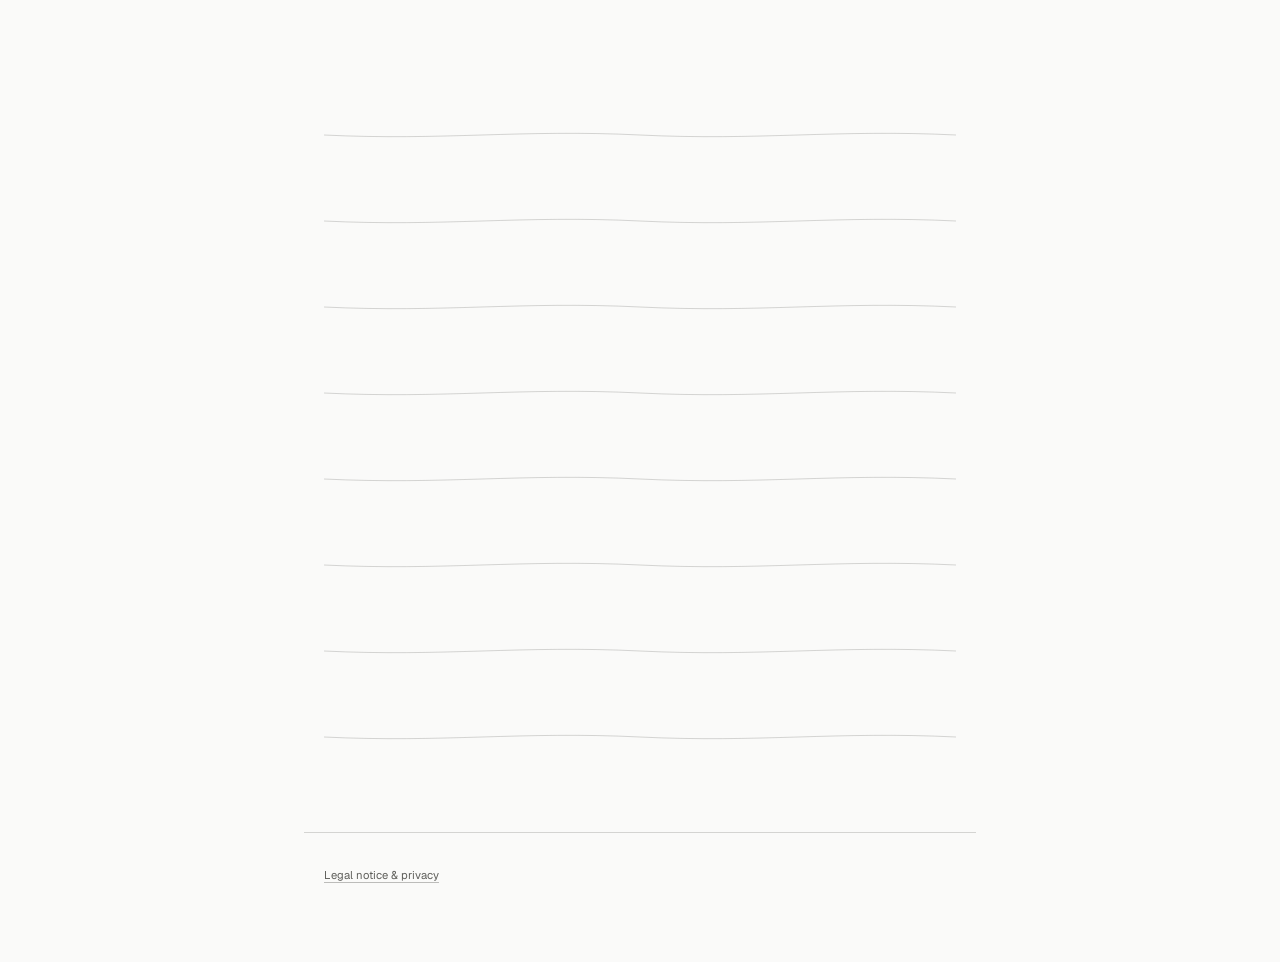
<file: site/index.html>
<!doctype html>
<html lang="en">
  <head>
    <meta charset="utf-8">
    <meta name="viewport" content="width=device-width, initial-scale=1">
    <title>Portfolio</title>
    <meta name="description" content="Personal portfolio: who I am, what I built, where to find me.">
    <link rel="icon" href="assets/favicon.svg" type="image/svg+xml">
    <link rel="stylesheet" href="assets/styles.css">
    <script type="module" src="assets/main.js"></script>
  </head>
  <body>
    <main>
      <header id="bio" class="section"></header>
      <section id="events" class="section"></section>
      <section id="projects" class="section"></section>
      <section id="cv" class="section"></section>
      <section id="links" class="section"></section>
      <section id="stats" class="section"></section>
      <section id="now" class="section"></section>
      <section id="certifications" class="section"></section>
      <section id="courses" class="section"></section>
    </main>
    <footer>
      <a href="privacy.html">Legal notice &amp; privacy</a>
      <div id="colophon"></div>
    </footer>
  </body>
</html>
</file>
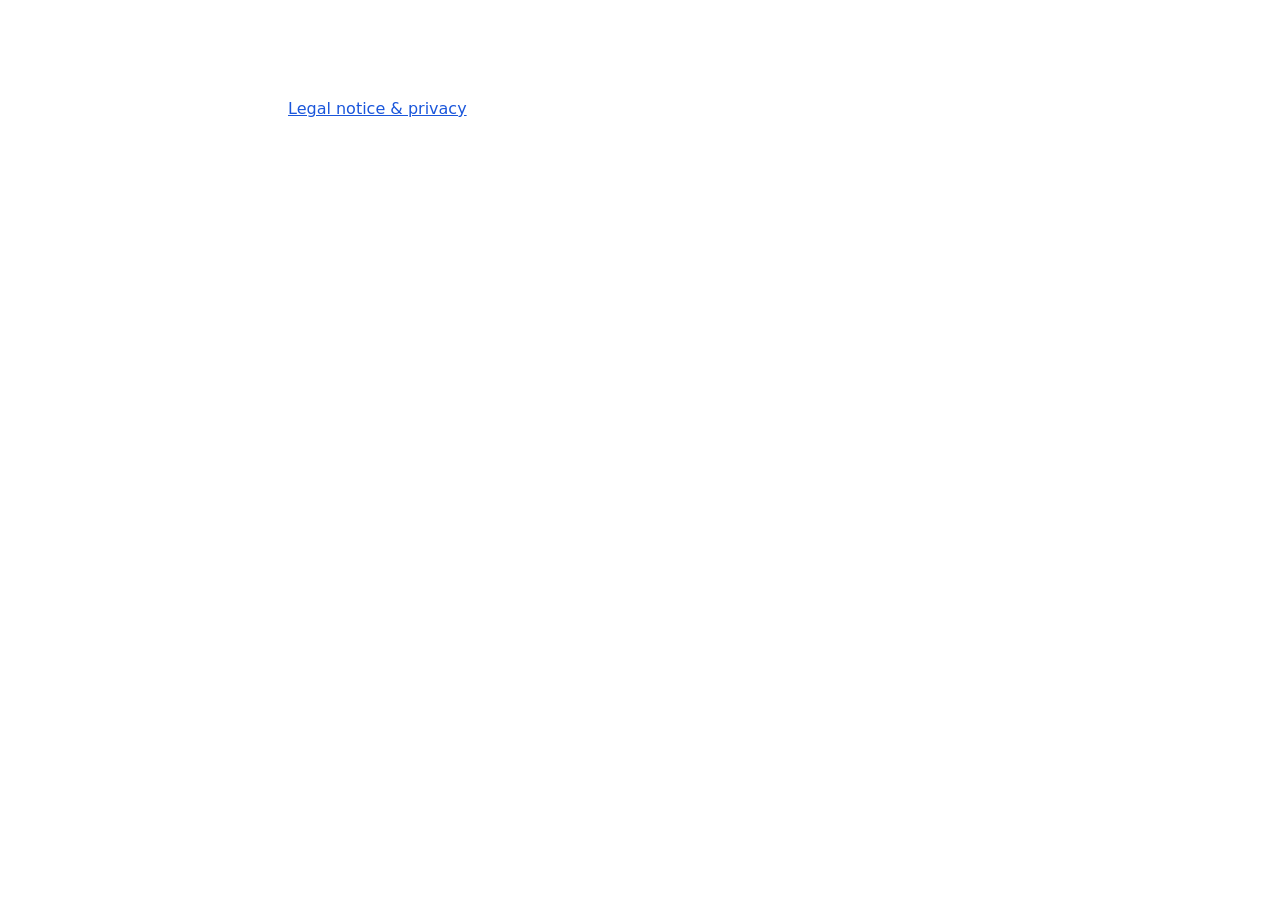
<file: checkpoints/analyst/site/index.html>
<!doctype html>
<html lang="en">
  <head>
    <meta charset="utf-8">
    <meta name="viewport" content="width=device-width, initial-scale=1">
    <title>Portfolio</title>
    <meta name="description" content="Personal portfolio: who I am, what I built, where to find me.">
    <link rel="icon" href="assets/favicon.svg" type="image/svg+xml">
    <link rel="stylesheet" href="assets/styles.css">
    <script type="module" src="assets/main.js"></script>
  </head>
  <body>
    <main>
      <header id="bio" class="section"></header>
      <section id="stats" class="section"></section>
      <section id="now" class="section"></section>
      <section id="projects" class="section"></section>
      <section id="events" class="section"></section>
      <section id="certifications" class="section"></section>
      <section id="courses" class="section"></section>
      <section id="links" class="section"></section>
      <section id="cv" class="section"></section>
    </main>
    <footer>
      <a href="privacy.html">Legal notice &amp; privacy</a>
      <div id="colophon"></div>
    </footer>
  </body>
</html>
</file>
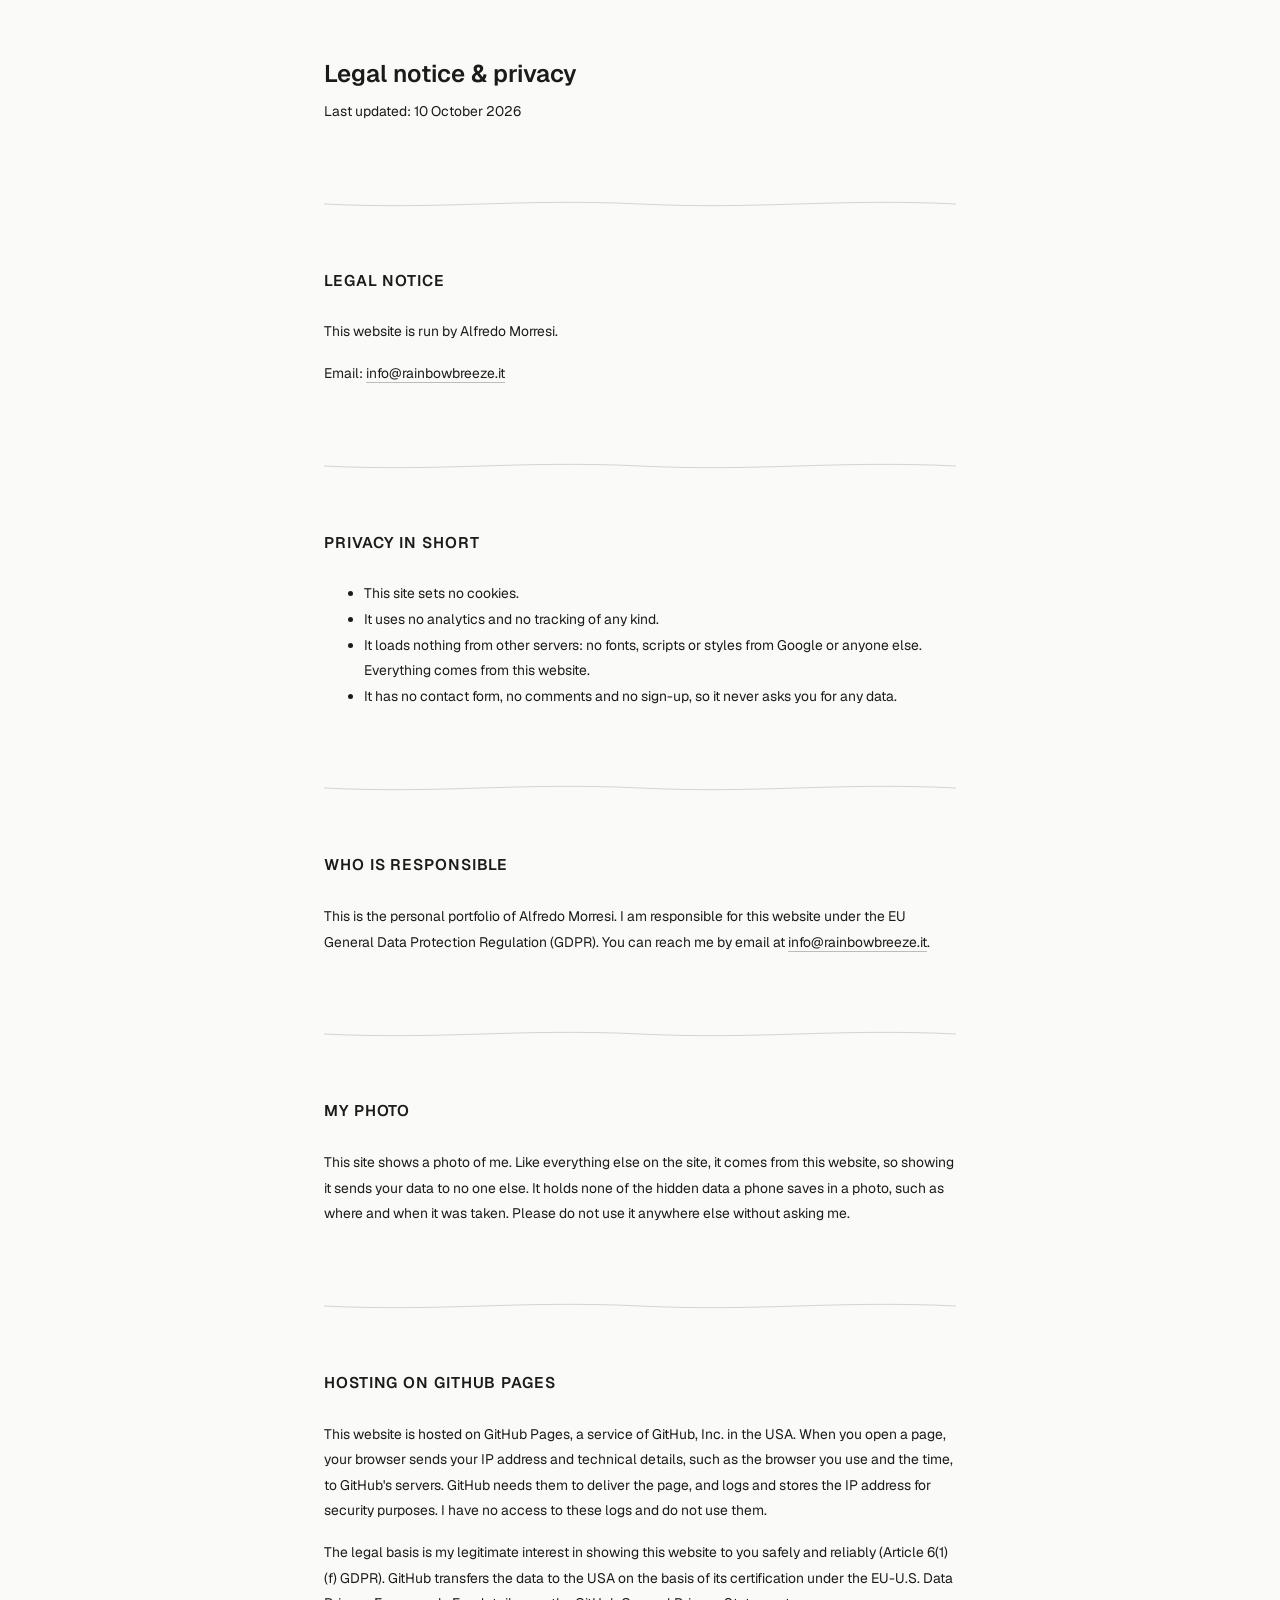
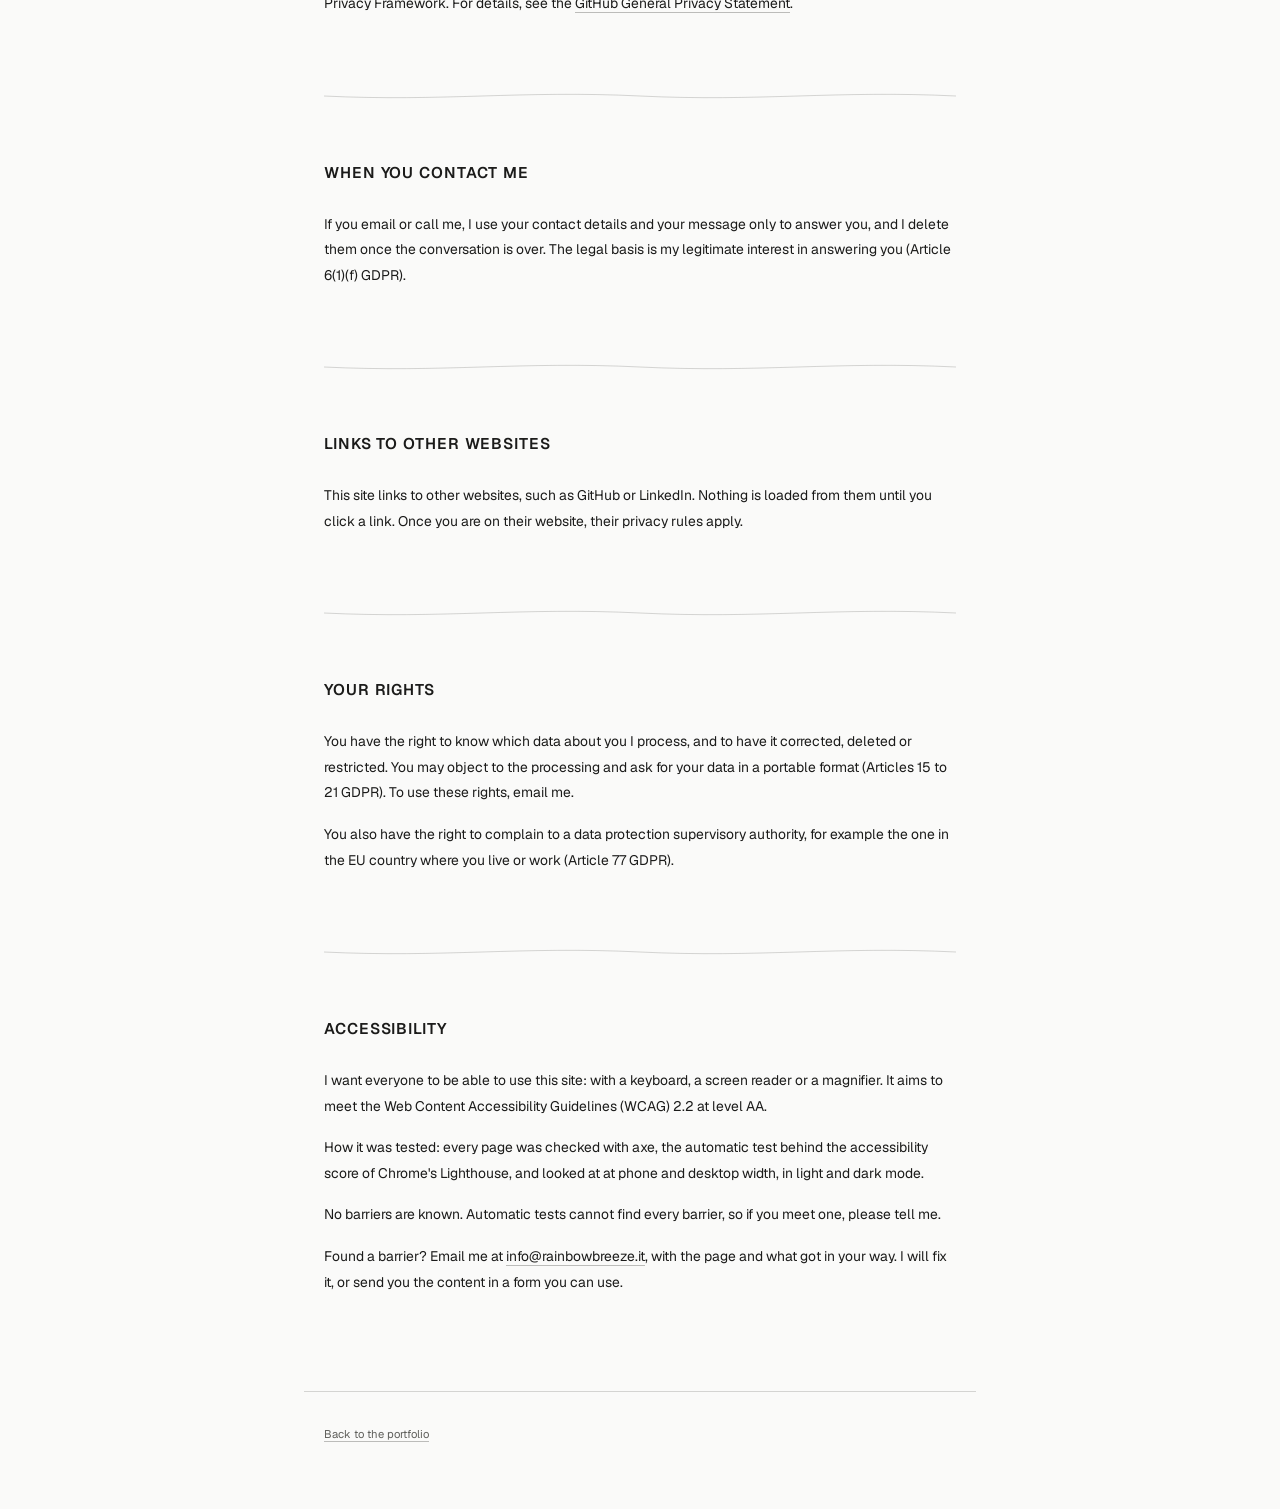
<file: site/privacy.html>
<!doctype html>
<html lang="en">
  <head>
    <meta charset="utf-8">
    <meta name="viewport" content="width=device-width, initial-scale=1">
    <title>Legal notice &amp; privacy · Alfredo Morresi</title>
    <meta name="description" content="Who runs this portfolio site, how it handles your data, and how accessible it is.">
    <link rel="icon" href="assets/favicon.svg" type="image/svg+xml">
    <link rel="stylesheet" href="assets/styles.css">
  </head>
  <body>
    <main>
      <header class="section">
        <h1>Legal notice &amp; privacy</h1>
        <p>Last updated: 10 October 2026</p>
      </header>

      <section class="section" id="legal-notice">
        <h2>Legal notice</h2>
        <p>This website is run by Alfredo Morresi.</p>
        <p>Email: <a href="mailto:info@rainbowbreeze.it">info@rainbowbreeze.it</a></p>
      </section>

      <section class="section" id="privacy">
        <h2>Privacy in short</h2>
        <ul>
          <li>This site sets no cookies.</li>
          <li>It uses no analytics and no tracking of any kind.</li>
          <li>It loads nothing from other servers: no fonts, scripts or styles from Google or anyone else. Everything comes from this website.</li>
          <li>It has no contact form, no comments and no sign-up, so it never asks you for any data.</li>
        </ul>
      </section>

      <section class="section">
        <h2>Who is responsible</h2>
        <p>This is the personal portfolio of Alfredo Morresi. I am responsible for this website under the EU General Data Protection Regulation (GDPR). You can reach me by email at <a href="mailto:info@rainbowbreeze.it">info@rainbowbreeze.it</a>.</p>
      </section>

      <section class="section">
        <h2>My photo</h2>
        <p>This site shows a photo of me. Like everything else on the site, it comes from this website, so showing it sends your data to no one else. It holds none of the hidden data a phone saves in a photo, such as where and when it was taken. Please do not use it anywhere else without asking me.</p>
      </section>

      <section class="section">
        <h2>Hosting on GitHub Pages</h2>
        <p>This website is hosted on GitHub Pages, a service of GitHub, Inc. in the USA. When you open a page, your browser sends your IP address and technical details, such as the browser you use and the time, to GitHub's servers. GitHub needs them to deliver the page, and logs and stores the IP address for security purposes. I have no access to these logs and do not use them.</p>
        <p>The legal basis is my legitimate interest in showing this website to you safely and reliably (Article 6(1)(f) GDPR). GitHub transfers the data to the USA on the basis of its certification under the EU-U.S. Data Privacy Framework. For details, see the <a href="https://docs.github.com/en/site-policy/privacy-policies/github-general-privacy-statement">GitHub General Privacy Statement</a>.</p>
      </section>

      <section class="section">
        <h2>When you contact me</h2>
        <p>If you email or call me, I use your contact details and your message only to answer you, and I delete them once the conversation is over. The legal basis is my legitimate interest in answering you (Article 6(1)(f) GDPR).</p>
      </section>

      <section class="section">
        <h2>Links to other websites</h2>
        <p>This site links to other websites, such as GitHub or LinkedIn. Nothing is loaded from them until you click a link. Once you are on their website, their privacy rules apply.</p>
      </section>

      <section class="section">
        <h2>Your rights</h2>
        <p>You have the right to know which data about you I process, and to have it corrected, deleted or restricted. You may object to the processing and ask for your data in a portable format (Articles 15 to 21 GDPR). To use these rights, email me.</p>
        <p>You also have the right to complain to a data protection supervisory authority, for example the one in the EU country where you live or work (Article 77 GDPR).</p>
      </section>

      <section class="section" id="accessibility">
        <h2>Accessibility</h2>
        <p>I want everyone to be able to use this site: with a keyboard, a screen reader or a magnifier. It aims to meet the Web Content Accessibility Guidelines (WCAG) 2.2 at level AA.</p>
        <p>How it was tested: every page was checked with axe, the automatic test behind the accessibility score of Chrome's Lighthouse, and looked at at phone and desktop width, in light and dark mode.</p>
        <p>No barriers are known. Automatic tests cannot find every barrier, so if you meet one, please tell me.</p>
        <p>Found a barrier? Email me at <a href="mailto:info@rainbowbreeze.it">info@rainbowbreeze.it</a>, with the page and what got in your way. I will fix it, or send you the content in a form you can use.</p>
      </section>
    </main>
    <footer>
      <a href="./">Back to the portfolio</a>
    </footer>
  </body>
</html>
</file>
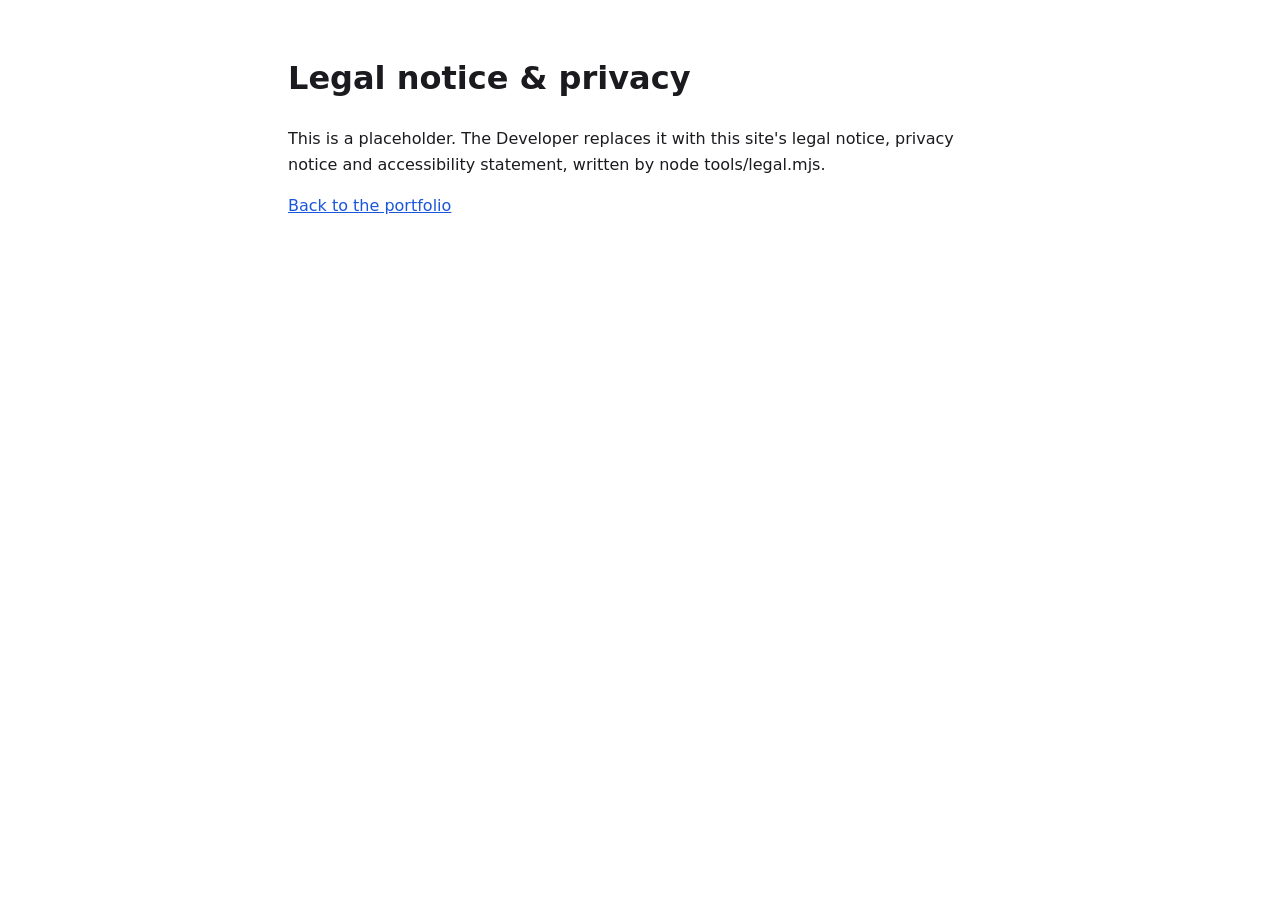
<file: checkpoints/analyst/site/privacy.html>
<!doctype html>
<html lang="en">
  <head>
    <meta charset="utf-8">
    <meta name="viewport" content="width=device-width, initial-scale=1">
    <title>Legal notice &amp; privacy</title>
    <link rel="icon" href="assets/favicon.svg" type="image/svg+xml">
    <link rel="stylesheet" href="assets/styles.css">
  </head>
  <body>
    <main data-placeholder="legal">
      <h1>Legal notice &amp; privacy</h1>
      <p>This is a placeholder. The Developer replaces it with this site's legal notice, privacy notice and accessibility statement, written by node tools/legal.mjs.</p>
      <p><a href="./">Back to the portfolio</a></p>
    </main>
  </body>
</html>
</file>
<file: site/assets/styles.css>
/* Geist 1.800, SIL Open Font License 1.1: fonts/geist/OFL.txt */
@font-face {
  font-family: "Geist";
  font-style: normal;
  font-weight: 100 900;
  font-display: swap;
  src: url("fonts/geist/geist-latin-wght-normal.woff2") format("woff2");
}

/* JetBrains Mono 2.211, SIL Open Font License 1.1: fonts/jetbrains-mono/OFL.txt */
@font-face {
  font-family: "JetBrains Mono";
  font-style: normal;
  font-weight: 100 800;
  font-display: swap;
  src: url("fonts/jetbrains-mono/jetbrains-mono-latin-wght-normal.woff2") format("woff2");
}

/* ==========================================================================
   Design Tokens & Modern Dark Mode
   ========================================================================== */
:root {
  color-scheme: light dark;
  --background: light-dark(#fafaf9, #12110a);
  --surface: light-dark(#fef3c7, #242013);
  --text: light-dark(#1b1b1a, #ececea);
  --muted: light-dark(#5f5f5b, #a1a19c);
  --accent: light-dark(#9a5b00, #f59e0b);
  --on-accent: light-dark(#ffffff, #12110a);

  /* Fonts */
  --font-heading: "Geist", system-ui, sans-serif;
  --font-body: "Geist", system-ui, sans-serif;
  --font-details: "JetBrains Mono", ui-monospace, Menlo, Consolas, monospace;

  /* Typography metrics normalization */
  font-size-adjust: from-font;
}

/* View transitions */
@media (prefers-reduced-motion: no-preference) {
  @view-transition {
    navigation: auto;
  }
}

/* ==========================================================================
   Base Styles & Reset
   ========================================================================== */
html {
  box-sizing: border-box;
  background-color: var(--background);
  color: var(--text);
  accent-color: var(--accent);
}

*, *::before, *::after {
  box-sizing: inherit;
}

body {
  margin: 0;
  font-family: var(--font-body);
  font-size: 1rem;
  line-height: 1.6;
  color: var(--text);
  background-color: var(--background);
  -webkit-font-smoothing: antialiased;
}

/* Main container: 42rem centred single column with 1.25rem mobile padding */
main,
footer {
  width: 100%;
  max-width: 42rem;
  margin-inline: auto;
  padding-inline: 1.25rem;
}

main {
  padding-block: 3.5rem 2rem;
}

footer {
  padding-block: 2rem 4rem;
  border-block-start: 1px solid color-mix(in srgb, var(--muted) 25%, transparent);
}

/* Spacing between sections: 4.5rem */
.section + .section {
  margin-block-start: 4.5rem;
}

/* Headings typography */
h1 {
  font-family: var(--font-heading);
  font-size: 1.75rem;
  font-weight: 600;
  line-height: 1.25;
  margin: 0 0 0.5rem 0;
  text-wrap: balance;
}

h2 {
  font-family: var(--font-heading);
  font-size: 1.125rem;
  font-weight: 600;
  letter-spacing: 0.05em;
  text-transform: uppercase;
  margin: 0 0 1.5rem 0;
  color: var(--text);
  text-wrap: balance;
  display: flex;
  align-items: center;
  justify-content: space-between;
}

h3 {
  font-family: var(--font-heading);
  font-size: 1rem;
  font-weight: 600;
  line-height: 1.4;
  margin: 0 0 0.35rem 0;
  color: var(--text);
  text-wrap: balance;
}

h4 {
  font-family: var(--font-heading);
  font-size: 0.9375rem;
  font-weight: 600;
  line-height: 1.4;
  margin: 0 0 0.25rem 0;
  color: var(--text);
}

p {
  margin: 0 0 1rem 0;
  text-wrap: pretty;
}

/* Details and Mono elements */
.period,
.fact-label,
time,
.credential-id {
  font-family: var(--font-details);
  font-size: 0.8125rem;
  color: var(--muted);
}

/* ==========================================================================
   Personal Detail: Snowboard contour line divider
   ========================================================================== */
.section + .section::before {
  content: "";
  display: block;
  width: 100%;
  height: 14px;
  margin-block-end: 3.5rem;
  background-image: url("data:image/svg+xml,%3Csvg xmlns='http://www.w3.org/2000/svg' viewBox='0 0 800 24' preserveAspectRatio='none'%3E%3Cpath d='M0 12 C 150 22, 250 2, 400 12 C 550 22, 650 2, 800 12' fill='none' stroke='%235f5f5b' stroke-width='1' stroke-opacity='0.25' vector-effect='non-scaling-stroke'/%3E%3C/svg%3E");
  background-repeat: no-repeat;
  background-size: 100% 100%;
}

@media (prefers-color-scheme: dark) {
  .section + .section::before {
    background-image: url("data:image/svg+xml,%3Csvg xmlns='http://www.w3.org/2000/svg' viewBox='0 0 800 24' preserveAspectRatio='none'%3E%3Cpath d='M0 12 C 150 22, 250 2, 400 12 C 550 22, 650 2, 800 12' fill='none' stroke='%23a1a19c' stroke-width='1' stroke-opacity='0.25' vector-effect='non-scaling-stroke'/%3E%3C/svg%3E");
  }
}

/* ==========================================================================
   Links & Focus Styles
   ========================================================================== */
a {
  color: var(--text);
  text-decoration: underline;
  text-decoration-color: color-mix(in srgb, var(--muted) 40%, transparent);
  text-underline-offset: 0.25em;
  transition: color 150ms ease, text-decoration-color 150ms ease;
}

a:hover {
  color: var(--accent);
  text-decoration-color: var(--accent);
}

:focus-visible {
  outline: 2px solid var(--accent);
  outline-offset: 3px;
  border-radius: 0.25rem;
}

/* ==========================================================================
   Bio Header & First Screen
   ========================================================================== */
#bio {
  display: flex;
  flex-direction: column;
}

.photo {
  width: 4.5rem;
  height: 4.5rem;
  border-radius: 50%;
  object-fit: cover;
  margin-block-end: 1.25rem;
  border: 2px solid color-mix(in srgb, var(--muted) 20%, transparent);
}

.headline {
  font-size: 1rem;
  color: var(--muted);
  line-height: 1.5;
  margin-block-end: 1.25rem;
}

.pitch {
  font-size: 1.125rem;
  font-weight: 500;
  line-height: 1.5;
  color: var(--text);
  margin-block-end: 1.25rem;
}

.highlights {
  list-style: none;
  padding: 0;
  margin: 0 0 1.25rem 0;
  display: flex;
  flex-direction: column;
  gap: 0.5rem;
}

.highlights li {
  position: relative;
  padding-inline-start: 1.25rem;
  color: var(--text);
}

.highlights li::before {
  content: "—";
  position: absolute;
  inset-inline-start: 0;
  color: var(--accent);
  font-family: var(--font-details);
}

.availability {
  display: inline-flex;
  flex-wrap: wrap;
  align-items: center;
  gap: 0.75rem;
  background-color: var(--surface);
  color: var(--text);
  padding: 0.625rem 0.875rem;
  border-radius: 0.25rem;
  margin-block-end: 1.5rem;
  font-size: 0.875rem;
}

.availability a {
  display: inline-block;
  background-color: var(--accent);
  color: var(--on-accent);
  padding: 0.25rem 0.625rem;
  border-radius: 0.25rem;
  text-decoration: none;
  font-weight: 600;
  font-size: 0.8125rem;
  transition: opacity 150ms ease;
}

.availability a:hover {
  opacity: 0.9;
  color: var(--on-accent);
}

.facts {
  list-style: none;
  padding: 0;
  margin: 0 0 1.5rem 0;
  display: flex;
  flex-wrap: wrap;
  gap: 0.75rem 1.25rem;
}

.facts li {
  font-family: var(--font-details);
  font-size: 0.8125rem;
  color: var(--muted);
}

.fact-label {
  color: var(--muted);
  text-transform: uppercase;
  letter-spacing: 0.04em;
  margin-inline-end: 0.25rem;
}

#bio > p:not(.headline):not(.pitch):not(.availability) {
  color: var(--text);
  margin-block-end: 0.875rem;
}

/* ==========================================================================
   Signature Move: Staggered Entrance on Load
   ========================================================================== */
@media (prefers-reduced-motion: no-preference) {
  @keyframes settle-in {
    from {
      translate: 0 0.875rem;
    }
    to {
      translate: 0 0;
    }
  }

  #bio > * {
    --stagger-delay: 50ms;
    animation: settle-in 250ms ease-out both;
    animation-delay: calc(var(--sibling-index, 1) * var(--stagger-delay));
    animation-delay: calc(sibling-index() * var(--stagger-delay));
  }
}

/* ==========================================================================
   Events Widget
   ========================================================================== */
#events h3 {
  font-family: var(--font-details);
  font-size: 0.8125rem;
  font-weight: 600;
  text-transform: uppercase;
  letter-spacing: 0.05em;
  color: var(--muted);
  margin: 1.5rem 0 0.75rem 0;
}

.events {
  list-style: none;
  padding: 0;
  margin: 0;
  display: flex;
  flex-direction: column;
}

.event {
  padding-block: 1rem;
  border-block-end: 1px solid color-mix(in srgb, var(--muted) 20%, transparent);
}

.event:first-child {
  padding-block-start: 0.25rem;
}

.event:last-child {
  border-block-end: none;
}

.event-badge {
  display: flex;
  flex-wrap: wrap;
  align-items: baseline;
  gap: 0.5rem;
  margin-block-end: 0.25rem;
}

.event-badge .role {
  font-family: var(--font-details);
  font-size: 0.75rem;
  text-transform: uppercase;
  letter-spacing: 0.04em;
  padding: 0.125rem 0.375rem;
  background-color: var(--surface);
  color: var(--text);
  border-radius: 0.25rem;
}

.sessions {
  list-style: none;
  padding: 0;
  margin: 0.5rem 0 0 0;
  display: flex;
  flex-direction: column;
  gap: 0.375rem;
}

.session {
  font-size: 0.875rem;
  display: flex;
  flex-wrap: wrap;
  align-items: baseline;
  gap: 0.5rem;
}

.session-badge .type {
  font-family: var(--font-details);
  font-size: 0.75rem;
  color: var(--accent);
  font-weight: 600;
  margin-inline-end: 0.25rem;
}

/* ==========================================================================
   Projects & Optional Modules (Stacked Borderless List)
   ========================================================================== */
.projects {
  list-style: none;
  padding: 0;
  margin: 0;
  display: flex;
  flex-direction: column;
  gap: 1.25rem;
}

.project {
  padding-block-end: 1.25rem;
  border-block-end: 1px solid color-mix(in srgb, var(--muted) 20%, transparent);
}

.project:last-child {
  border-block-end: none;
  padding-block-end: 0;
}

.project p {
  color: var(--muted);
  font-size: 0.9375rem;
  margin-block-end: 0.5rem;
}

.project-links {
  display: flex;
  flex-wrap: wrap;
  gap: 1rem;
  margin: 0.5rem 0 0 0;
  font-family: var(--font-details);
  font-size: 0.8125rem;
}

.project-links a {
  color: var(--accent);
  text-decoration: underline;
  text-decoration-color: color-mix(in srgb, var(--accent) 40%, transparent);
}

.project-links a:hover {
  text-decoration-color: var(--accent);
}

.project-image {
  width: 100%;
  height: auto;
  aspect-ratio: 16 / 9;
  object-fit: cover;
  border-radius: 0.25rem;
  margin-block-end: 0.75rem;
}

.case-study {
  margin: 0.75rem 0;
  display: grid;
  grid-template-columns: auto 1fr;
  gap: 0.35rem 1rem;
  font-size: 0.875rem;
}

.case-study dt {
  font-family: var(--font-details);
  color: var(--muted);
}

.case-study dd {
  margin: 0;
}

/* ==========================================================================
   CV Section: Experience, Education, Skills
   ========================================================================== */
#cv h3 {
  font-family: var(--font-details);
  font-size: 0.8125rem;
  font-weight: 600;
  text-transform: uppercase;
  letter-spacing: 0.05em;
  color: var(--muted);
  margin: 1.75rem 0 0.75rem 0;
}

.cv-list {
  list-style: none;
  padding: 0;
  margin: 0;
  display: flex;
  flex-direction: column;
}

.cv-list li {
  padding-block: 0.875rem;
  border-block-end: 1px solid color-mix(in srgb, var(--muted) 20%, transparent);
}

.cv-list li:first-child {
  padding-block-start: 0;
}

.cv-list li:last-child {
  border-block-end: none;
}

.cv-list h4 {
  margin-block-end: 0.125rem;
}

.cv-list p:not(.period) {
  margin: 0.35rem 0 0 0;
  color: var(--muted);
  font-size: 0.875rem;
}

/* Skills: plain list in muted colour separated by middle dots */
.skills {
  list-style: none;
  padding: 0;
  margin: 0.5rem 0 0 0;
  display: flex;
  flex-wrap: wrap;
  gap: 0.35rem 0.5rem;
  color: var(--muted);
  font-size: 0.9375rem;
}

.skills li:not(:last-child)::after {
  content: " ·";
  color: color-mix(in srgb, var(--muted) 50%, transparent);
  margin-inline-start: 0.5rem;
}

/* ==========================================================================
   Links Section
   ========================================================================== */
.links {
  list-style: none;
  padding: 0;
  margin: 0;
  display: flex;
  flex-wrap: wrap;
  gap: 0.75rem 1.5rem;
}

.links a {
  font-family: var(--font-details);
  font-size: 0.875rem;
}

/* ==========================================================================
   Stats & Now Widgets (if present)
   ========================================================================== */
.stats {
  list-style: none;
  padding: 0;
  margin: 0;
  display: grid;
  grid-template-columns: repeat(auto-fit, minmax(140px, 1fr));
  gap: 1.25rem;
}

.stat {
  display: flex;
  flex-direction: column;
}

.stat-value {
  font-family: var(--font-heading);
  font-size: 1.75rem;
  font-weight: 600;
  color: var(--accent);
}

.stat-label {
  font-family: var(--font-details);
  font-size: 0.8125rem;
  color: var(--muted);
}

.now {
  list-style: none;
  padding: 0;
  margin: 0;
  display: flex;
  flex-direction: column;
  gap: 0.5rem;
}

.now li::before {
  content: "→ ";
  color: var(--accent);
}

.certifications {
  list-style: none;
  padding: 0;
  margin: 0;
  display: flex;
  flex-direction: column;
  gap: 1.25rem;
}

.certification {
  padding-block-end: 1rem;
  border-block-end: 1px solid color-mix(in srgb, var(--muted) 20%, transparent);
}

/* ==========================================================================
   Footer & Colophon
   ========================================================================== */
footer {
  font-size: 0.8125rem;
  color: var(--muted);
  display: flex;
  flex-direction: column;
  gap: 0.75rem;
}

footer a {
  color: var(--muted);
}

footer a:hover {
  color: var(--accent);
}

#colophon {
  font-family: var(--font-details);
  line-height: 1.5;
}

/* ==========================================================================
   Legal Page (privacy.html) Styles
   ========================================================================== */
main:has(#legal-notice) {
  padding-block: 3.5rem;
}

#legal-notice,
#privacy,
#accessibility {
  margin-block-end: 2.5rem;
}

#legal-notice p,
#privacy p,
#accessibility p {
  color: var(--text);
  line-height: 1.6;
}
</file>
<file: checkpoints/analyst/site/assets/styles.css>
/* Plain starting styles. The Developer role replaces them with the design brief. */
:root {
  color-scheme: light dark;
  --text: light-dark(#1b1b1f, #ececf1);
  --muted: light-dark(#5a5a66, #a8a8b3);
  --background: light-dark(#ffffff, #121216);
  --accent: light-dark(#1a56db, #8fb2ff);
  font-family: system-ui, sans-serif;
  line-height: 1.6;
  color: var(--text);
  background: var(--background);
}

body {
  margin: 0;
}

main,
footer {
  max-width: 44rem;
  margin-inline: auto;
  padding: 2rem 1.25rem;
}

a {
  color: var(--accent);
}

.headline,
.period {
  color: var(--muted);
}

.projects,
.links,
.cv-list {
  list-style: none;
  padding: 0;
}

.project,
.cv-list li {
  margin-block-end: 1.5rem;
}

.project-links,
.links,
.skills {
  display: flex;
  flex-wrap: wrap;
  gap: 1rem;
}

.skills {
  padding: 0;
  list-style: none;
}

.photo {
  border-radius: 50%;
}

.role,
.type {
  color: var(--muted);
}

.project-image {
  max-width: 100%;
  height: auto;
}
</file>
